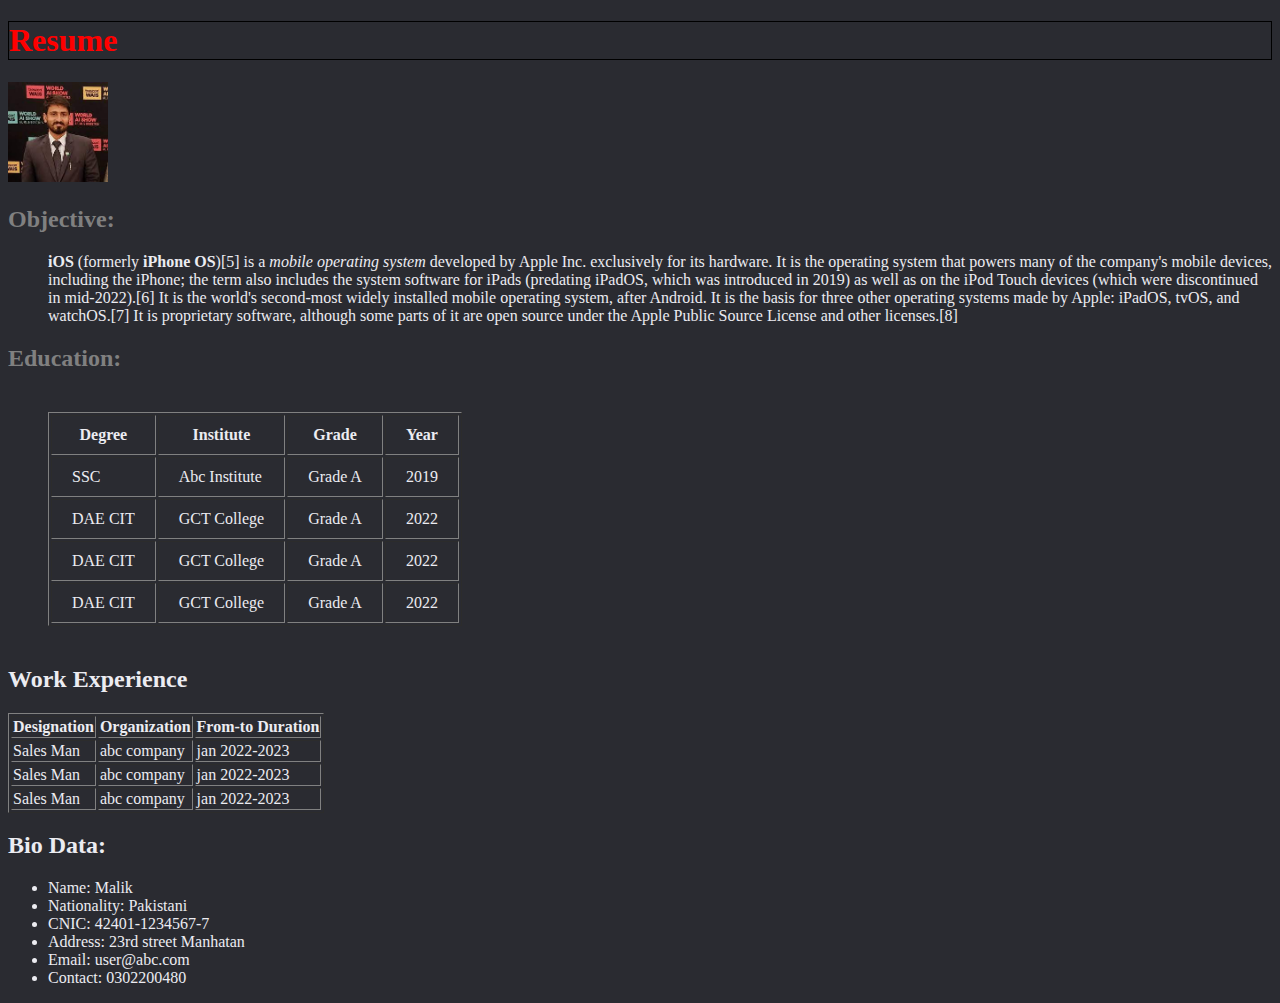
<file: index.html>
<!DOCTYPE html>
<html lang="en">

<head>
    <meta charset="UTF-8">
    <meta name="viewport" content="width=device-width, initial-scale=1.0">
    <title>Document</title>

    <link rel="stylesheet" href="./styles.css">
</head>

<body>

    <h1>
        Resume
    </h1>

    <img width="100px" src="./img/download.jpeg" alt="Image Description">


    <h2 class="subHeading">Objective:</h2>

    <p class="mainPara">
        <b>iOS</b> (formerly <b>iPhone OS</b>)[5] is a <i>mobile operating system</i> developed by Apple Inc.
        exclusively for its hardware.
        It
        is the operating system that powers many of the company's mobile devices, including the iPhone; the term also
        includes the system software for iPads (predating iPadOS, which was introduced in 2019) as well as on the iPod
        Touch devices (which were discontinued in mid-2022).[6] It is the world's second-most widely installed mobile
        operating system, after Android. It is the basis for three other operating systems made by Apple: iPadOS, tvOS,
        and watchOS.[7] It is proprietary software, although some parts of it are open source under the Apple Public
        Source License and other licenses.[8]
    </p>

    <h2 class="subHeading">Education:</h2>

    <table border="1" class="eduTable">
        <tr>
            <th>Degree</th>
            <th>Institute</th>
            <th>Grade</th>
            <th>Year</th>
        </tr>
        <tr>
            <td>SSC</td>
            <td>Abc Institute</td>
            <td>Grade A</td>
            <td>2019</td>
        </tr>
        <tr>
            <td>DAE CIT</td>
            <td>GCT College</td>
            <td>Grade A</td>
            <td>2022</td>
        </tr>
        <tr>
            <td>DAE CIT</td>
            <td>GCT College</td>
            <td>Grade A</td>
            <td>2022</td>
        </tr>
        <tr>
            <td>DAE CIT</td>
            <td>GCT College</td>
            <td>Grade A</td>
            <td>2022</td>
        </tr>
    </table>


    <h2>Work Experience</h2>
    <table border="1">
        <tr>
            <th>Designation</th>
            <th>Organization</th>
            <th>From-to Duration</th>
        </tr>
        <tr>
            <td>Sales Man</td>
            <td>abc company</td>
            <td>jan 2022-2023</td>
        </tr>
        <tr>
            <td>Sales Man</td>
            <td>abc company</td>
            <td>jan 2022-2023</td>
        </tr>
        <tr>
            <td>Sales Man</td>
            <td>abc company</td>
            <td>jan 2022-2023</td>
        </tr>
    </table>



    <h2>Bio Data:</h2>

    <ul>
        <li>Name: Malik</li>
        <li>Nationality: Pakistani</li>
        <li>CNIC: 42401-1234567-7</li>
        <li>Address: 23rd street Manhatan</li>
        <li>Email: user@abc.com</li>
        <li>Contact: 0302200480</li>
    </ul>



</body>

</html>
</file>
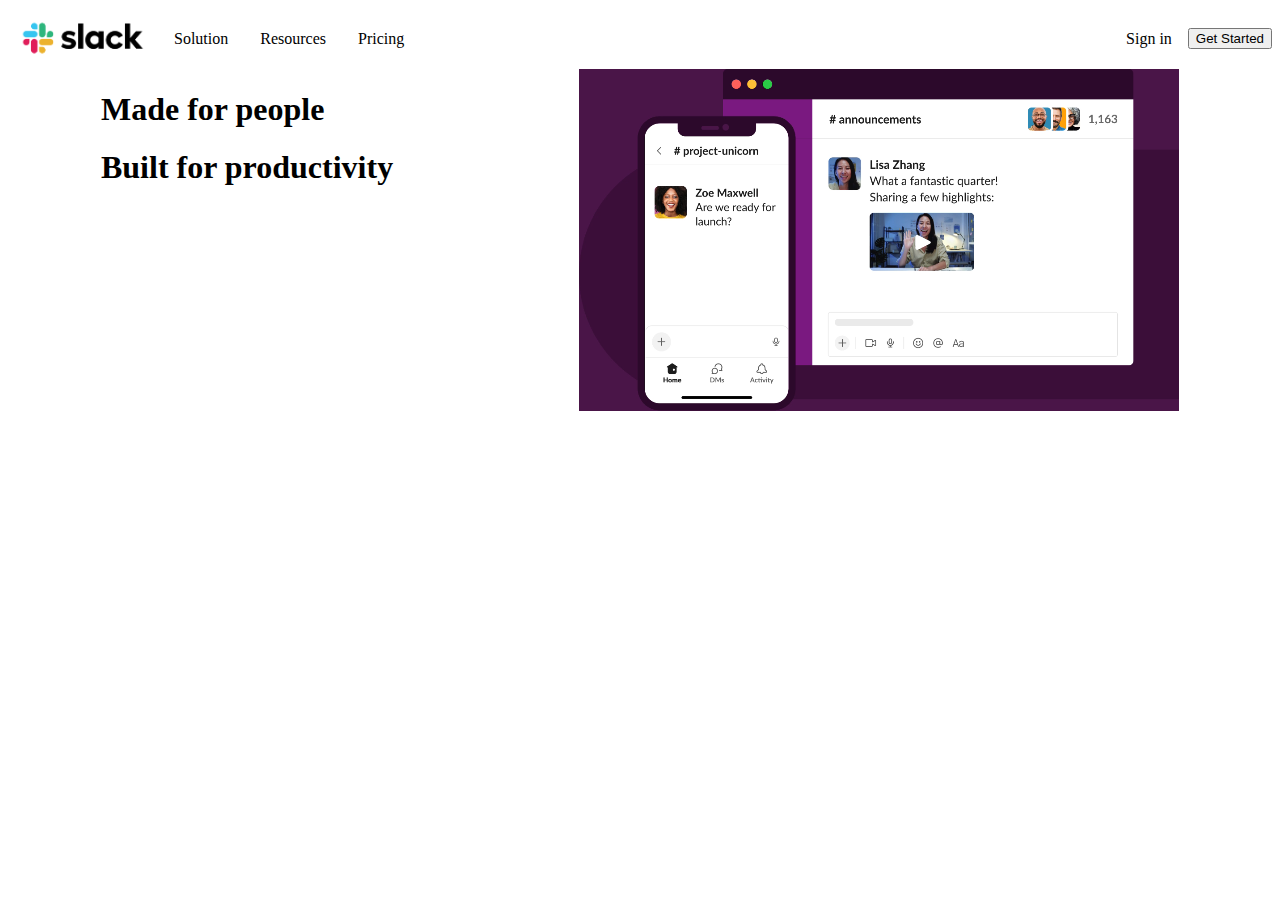
<file: 2. Flexbox crash course/index.html>
<!DOCTYPE html>
<html lang="en">

<head>
    <meta charset="UTF-8">
    <meta name="viewport" content="width=device-width, initial-scale=1.0">
    <title>Document</title>

    <style>
        .navBar {
            /* border: 2px solid gray; */
            display: flex;
            justify-content: space-between;
        }

        .navBar .leftSide {
            /* border: 2px solid rgb(152, 152, 2); */
            display: flex;
            align-items: center;
        }

        .navBar .leftSide div {
            margin: 1rem;
        }

        .navBar .rightSide {
            /* border: 2px solid rgb(152, 152, 2); */
            display: flex;
            align-items: center;
        }

        .navBar .rightSide div {
            margin: 1rem;
        }

        .banner {
            display: flex;
            justify-content: space-around;
        }
        .banner video{
            max-width: 600px;
        }
    </style>
</head>

<body>

    <nav class="navBar">
        <div class="leftSide">
            <img width="150px" src="./logo.png" alt="">

            <div>Solution</div>
            <div>Resources</div>
            <div>Pricing</div>
        </div>

        <div class="rightSide">
            <div>Sign in</div>
            <button>Get Started</button>
        </div>
    </nav>


    <div class="banner">

        <div class="banner-text">
            <h1> Made for people</h1>
            <h1> Built for productivity</h1>
        </div>

        <video src="./intro.mp4" muted autoplay loop> </video>

    </div>








</body>

</html>
</file>
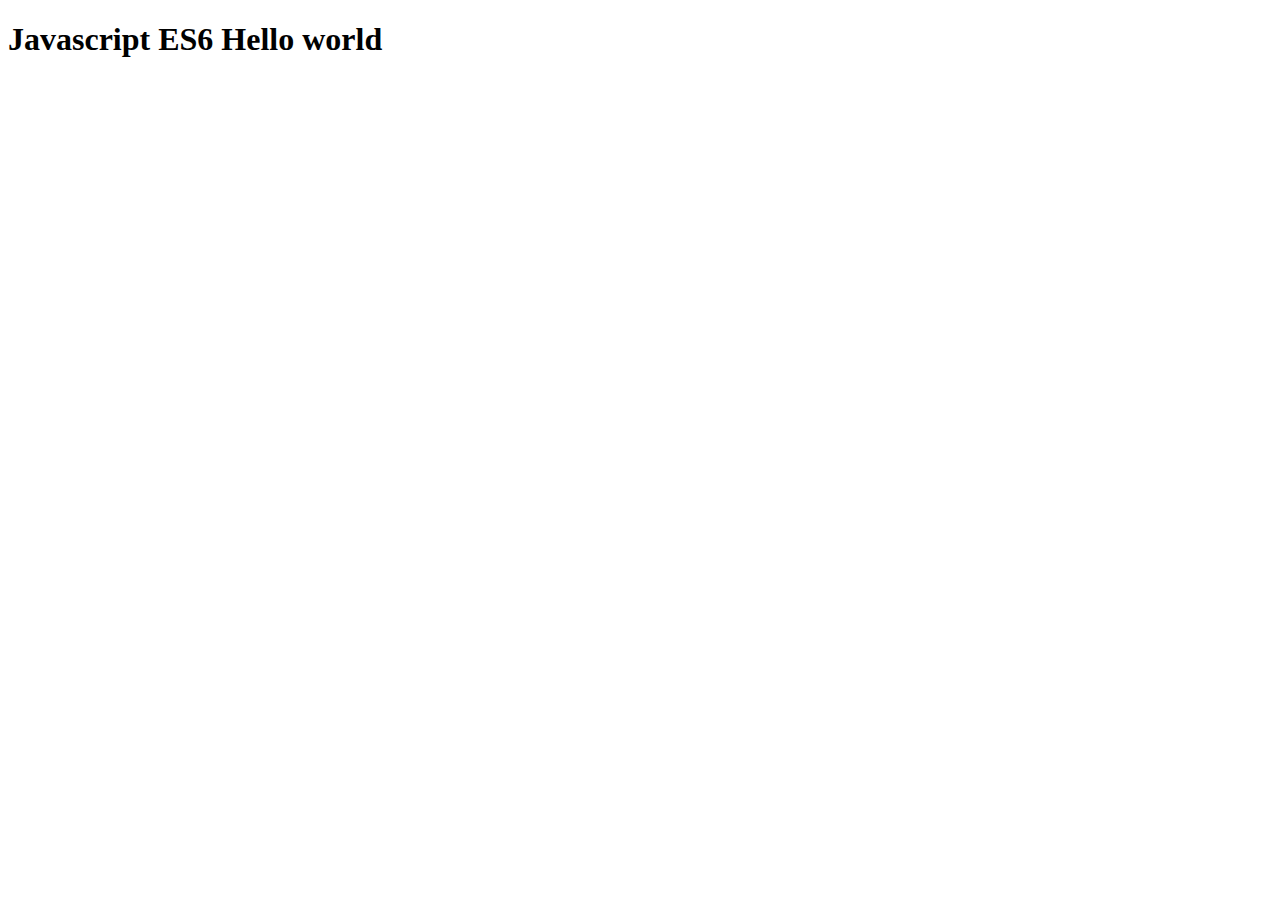
<file: 3. javascript hello world/index.html>
<!DOCTYPE html>
<html lang="en">

<head>
    <meta charset="UTF-8">
    <meta name="viewport" content="width=device-width, initial-scale=1.0">
    <title>Document</title>
</head>

<body>
    <h1>Javascript ES6 Hello world</h1>

    <script src="./script.mjs"></script>
</body>

</html>
</file>
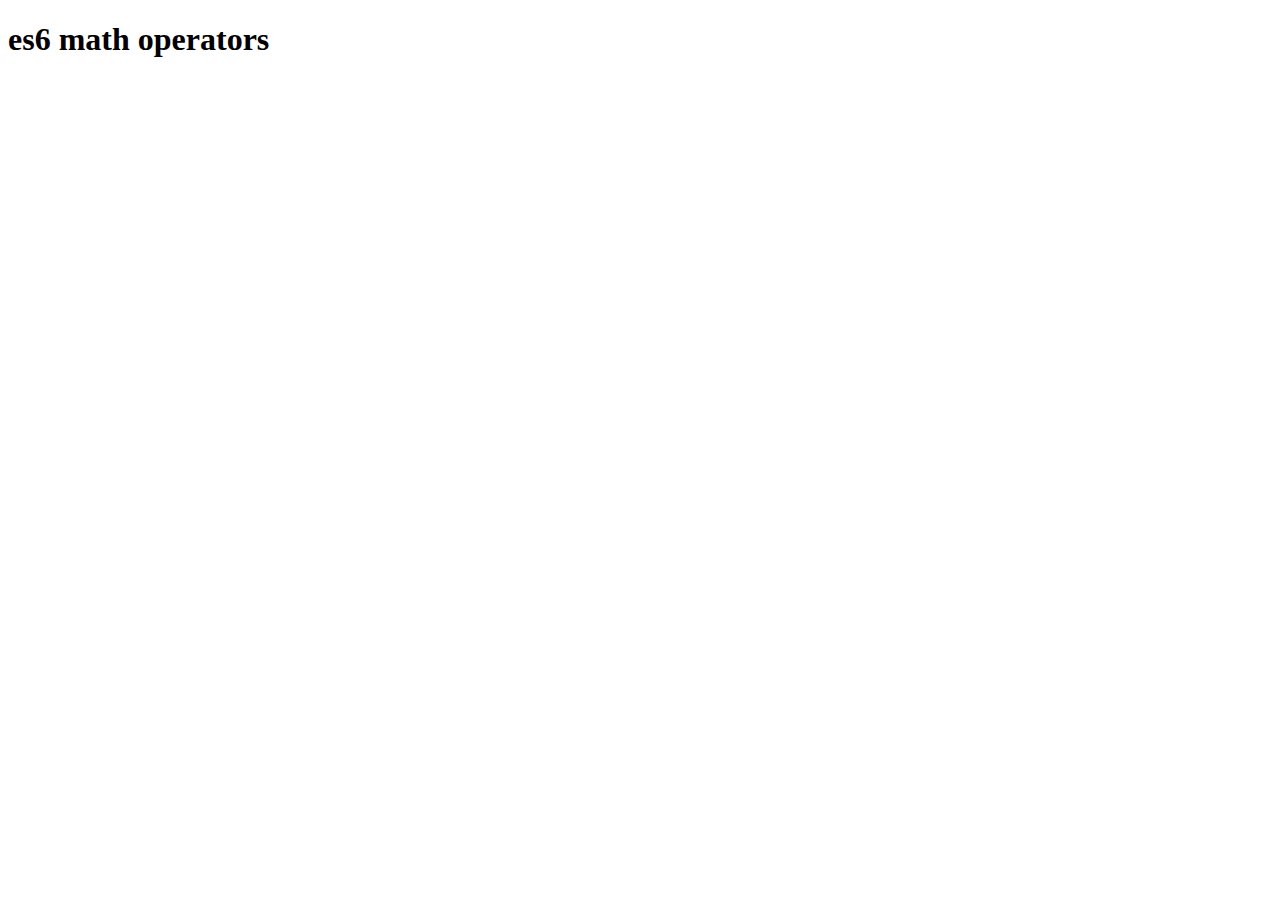
<file: 5. es6 math operators/index.html>
<!DOCTYPE html>
<html lang="en">

<head>
    <meta charset="UTF-8">
    <meta name="viewport" content="width=device-width, initial-scale=1.0">
    <title>Document</title>
</head>

<body>
    <h1>es6 math operators</h1>

    <script>

        // let myNum = 5;
        // console.log(myNum + 5 - 2); // 8

        // let myNum = 5 - 3 + 2;
        // console.log(myNum);

        // let myNum1 = 5;
        // let myNum2 = 12;

        // myNum1 = myNum2 / 2 * 2;

        // console.log(myNum1);


        // let myNum = 10;
        // let result = (850 / 1050) * 100
        // console.log(result);


        // let myNum = 6;
        // let result = myNum % 3;
        // console.log(result);


        // let myNum = 5;

        // myNum = myNum + 1;
        // myNum--;
        // myNum++;

        // console.log(myNum);


        // let myNum = 12; // 13, 12

        // let result = myNum++ + myNum-- + 2;                    

        // console.log(result); // 27

        // °F = °C × (9/5) + 32.

        let tempC = 35;

        let resultF = tempC * (9 / 5) + 32;

        console.log(resultF);







    </script>
</body>

</html>
</file>
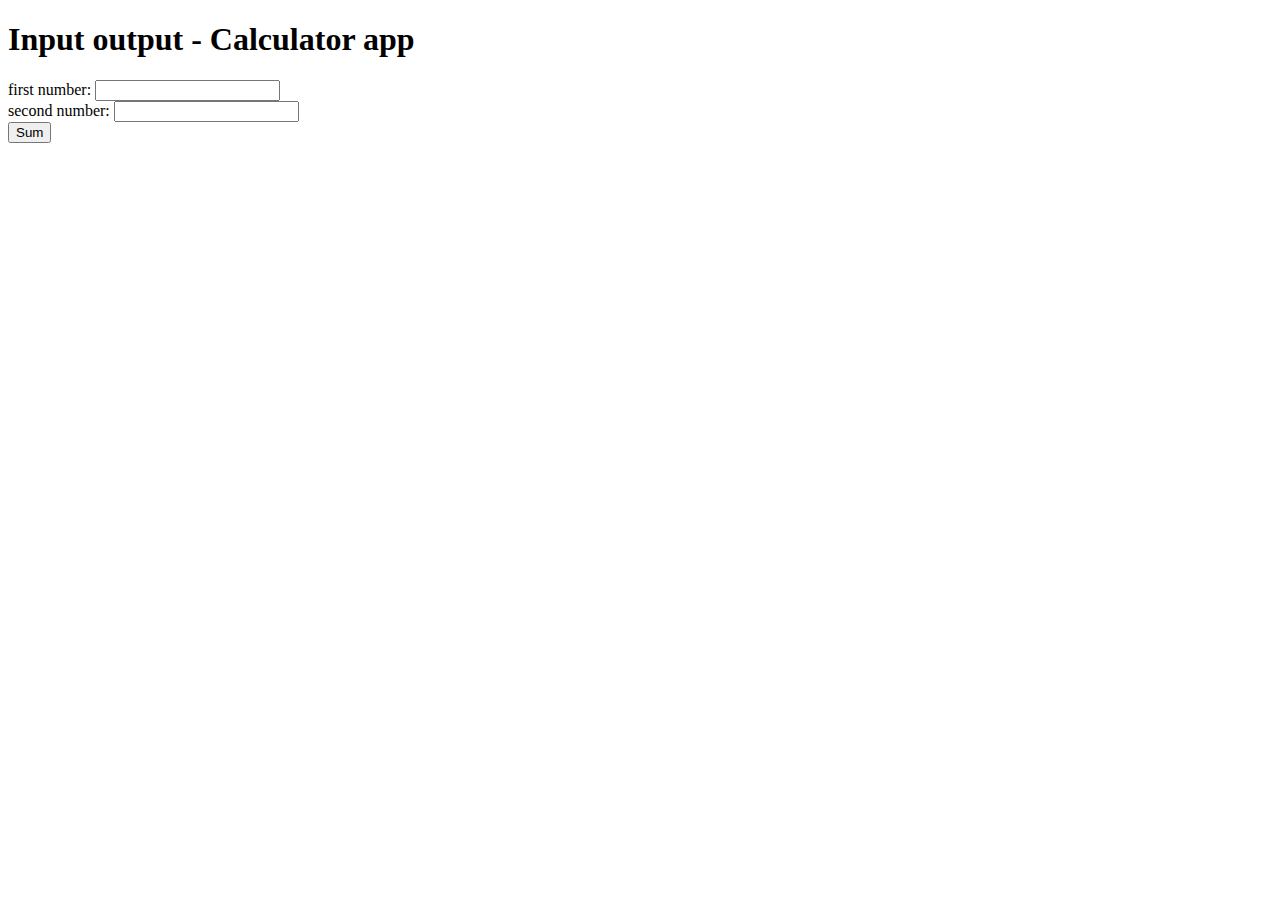
<file: 6. es6 input output/index.html>
<!DOCTYPE html>
<html lang="en">

<head>
    <meta charset="UTF-8">
    <meta name="viewport" content="width=device-width, initial-scale=1.0">
    <title>Document</title>
</head>

<body>
    <h1> Input output - Calculator app </h1>

    <form onsubmit="doSum(event)">
        first number: <input type="number" id="firstNumber" required step="0.01">
        <br>
        second number: <input type="number" id="secondNumber" required step="0.01">
        <br>
        <button type="submit">Sum</button>
    </form>

    <h3 id="resultWindow"></h3>


    <script>
        function doSum(event) {
            event.preventDefault();

            console.log("function is running");

            let firstNumber = document.querySelector("#firstNumber").value;
            let secondNumber = document.querySelector("#secondNumber").value;

            console.log(firstNumber)
            console.log(secondNumber)

            let result = Number(firstNumber) + Number(secondNumber);

            console.log(result);

            let resultMessage =
                `the sum of ${firstNumber} and ${secondNumber} = ${result}`;

            document.querySelector("#resultWindow").innerHTML = resultMessage;


        }


    </script>
</body>

</html>
</file>
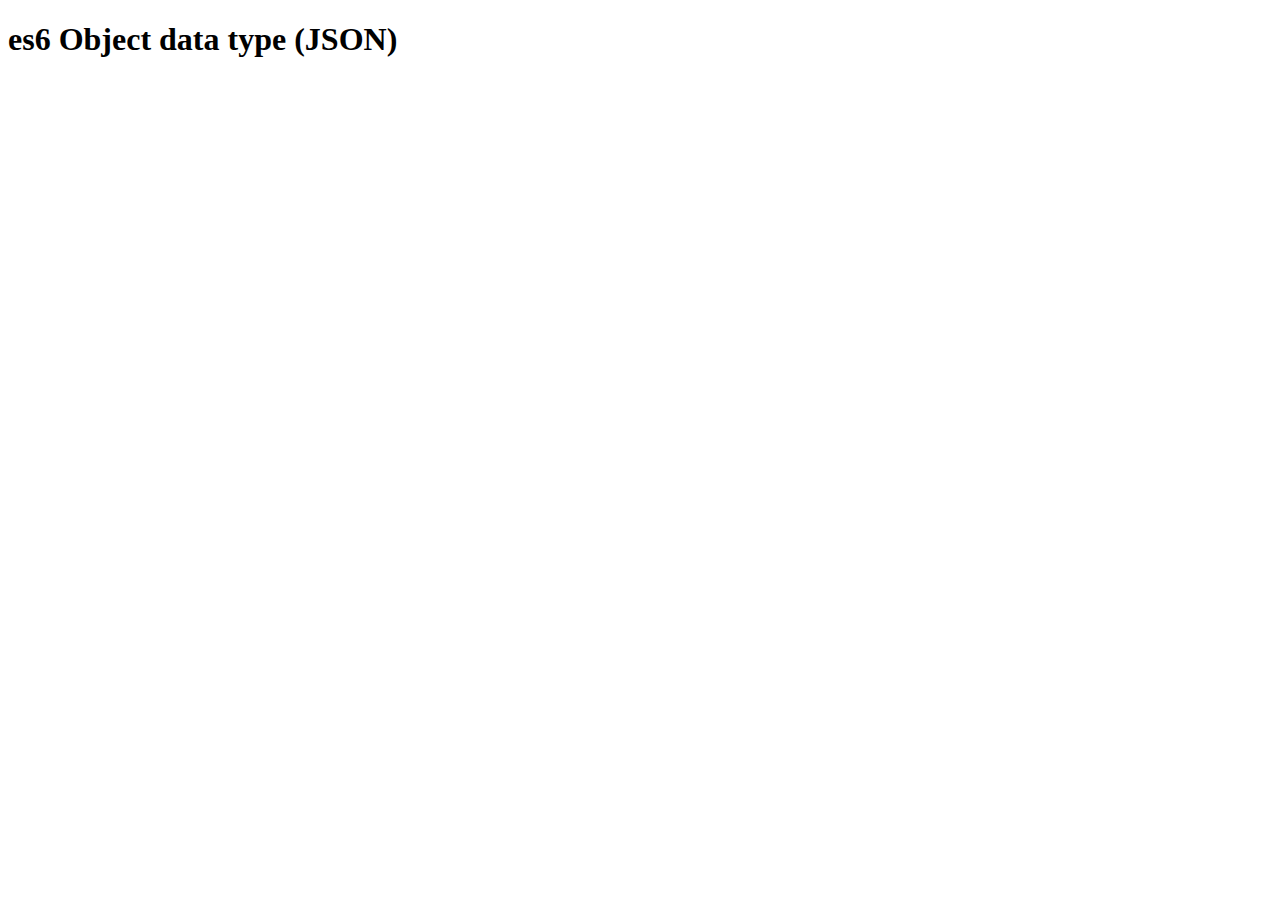
<file: 9. es6 Object JSON/index.html>
<!DOCTYPE html>
<html lang="en">

<head>
    <meta charset="UTF-8">
    <meta name="viewport" content="width=device-width, initial-scale=1.0">
    <title>Document</title>
</head>

<body>
    <h1>es6 Object data type (JSON)</h1>


    <script>
        // let myNumbers = [1, 2, 3, 4];
        // console.log(myNumbers[0]);


        let myStudent = {
            age: 28,
            subject: "science",
            isActive: true,
            likes: [1, 2, 3],
            name: "John",
        }

        myStudent["abc"] = "xyz";

        console.log(myStudent);



        // console.log(myStudent);

        // console.log(myStudent["name"]);
        // console.log(myStudent["age"]);
        // console.log(myStudent["subject"]);

        // console.log(myStudent["likes"][0]);
        // console.log(myStudent["likes"][1]);
        // console.log(myStudent["likes"][2]);

        // console.log(myStudent.name);








    </script>


</body>

</html>
</file>
<file: styles.css>
h1 {
    color: red;
    border: 1px solid black;
}

.subHeading {
    color: gray;
}

body {
    background-color: #2A2B31;
    color: #ECECF1;
}

.mainPara {
    margin: 0px 0px 0px 40px;
}

.eduTable {
    margin: 40px;
}

.eduTable td,
.eduTable th {
    padding: 10px 20px 10px 20px;
}
</file>
